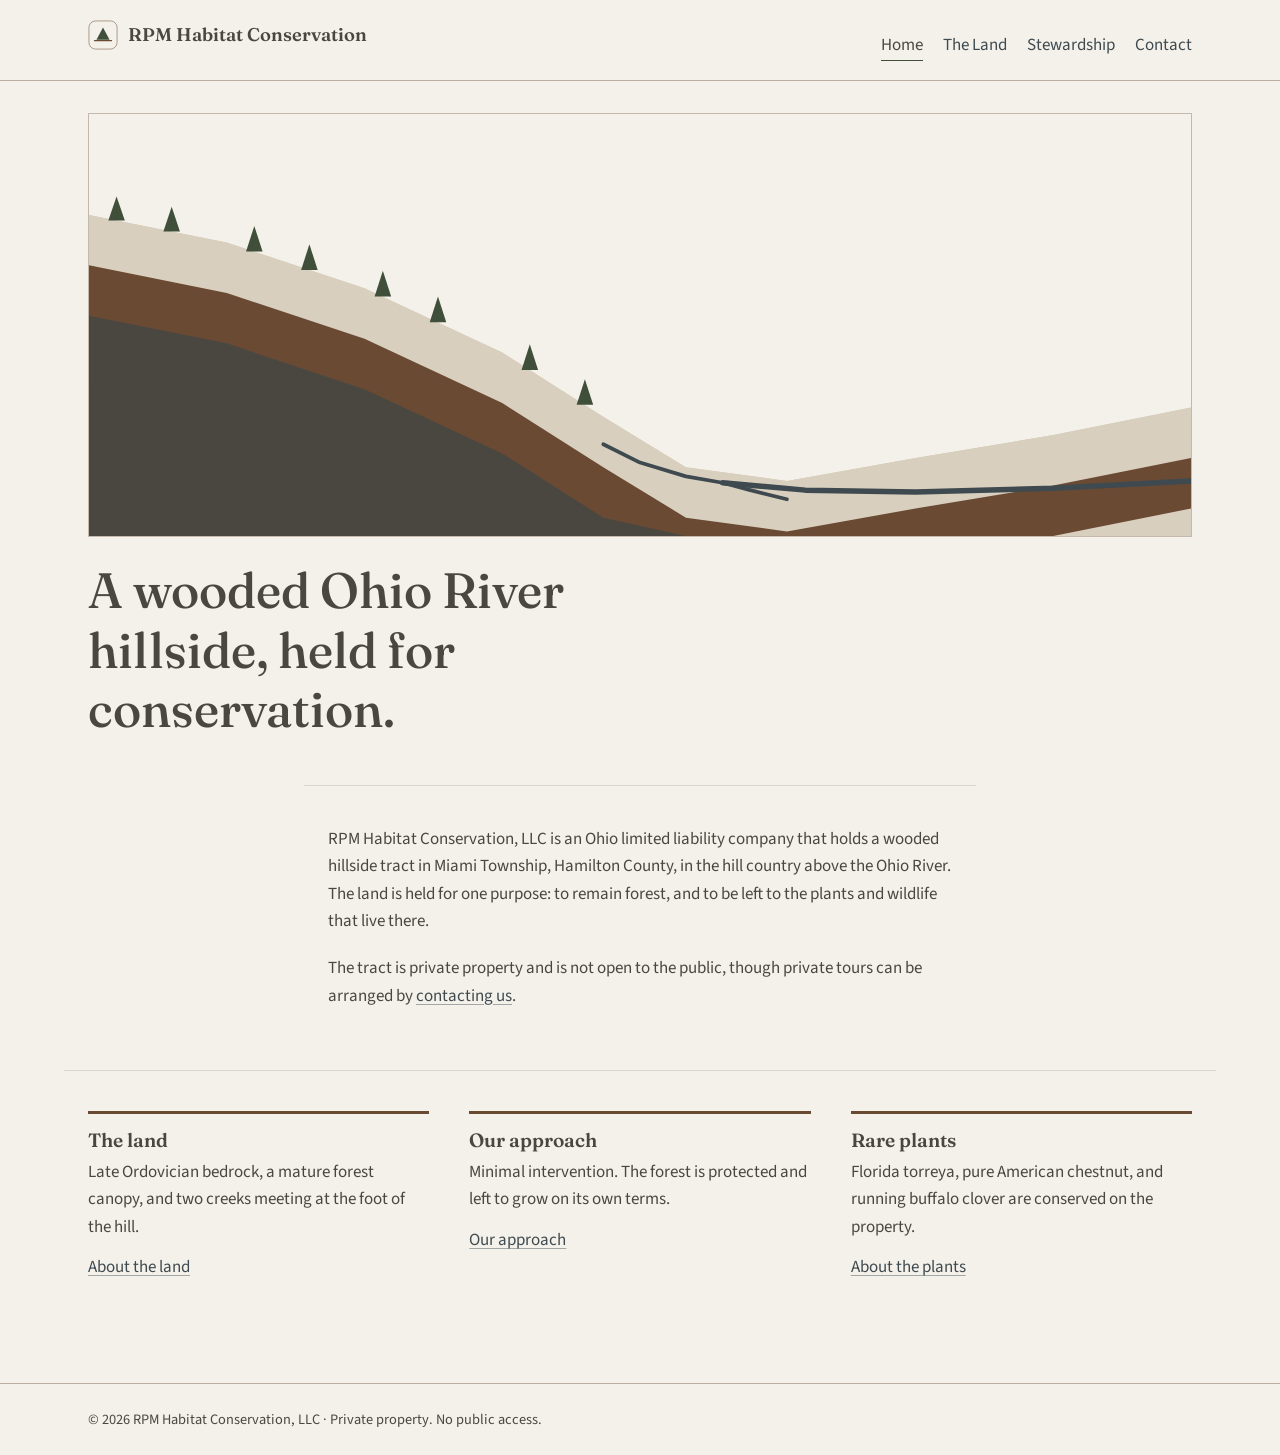
<file: index.html>
<!doctype html>
<html lang="en">
<head>
<meta charset="utf-8">
<meta name="viewport" content="width=device-width, initial-scale=1">
<title>RPM Habitat Conservation</title>
<meta name="description" content="RPM Habitat Conservation, LLC holds a wooded Ohio River hillside in Hamilton County, Ohio, for long-term conservation.">
<link rel="canonical" href="/">
<meta property="og:title" content="RPM Habitat Conservation">
<meta property="og:description" content="RPM Habitat Conservation, LLC holds a wooded Ohio River hillside in Hamilton County, Ohio, for long-term conservation.">
<meta property="og:image" content="/assets/img/og-image.png">
<meta property="og:type" content="website">
<meta name="twitter:card" content="summary_large_image">
<link rel="preconnect" href="https://fonts.googleapis.com">
<link rel="preconnect" href="https://fonts.gstatic.com" crossorigin>
<link href="https://fonts.googleapis.com/css2?family=Fraunces:opsz,wght@9..144,500;9..144,600&family=Source+Sans+3:wght@400;600&display=swap" rel="stylesheet">
<link rel="stylesheet" href="styles.css?v=3">
<link rel="icon" type="image/svg+xml" href="/assets/img/icon.svg">
</head>
<body>
<a class="skip-link" href="#main">Skip to content</a>

<header class="site-header">
  <div class="wrap">
    <a class="site-title" href="/"><img class="site-icon" src="/assets/img/icon.svg" alt="" width="28" height="28">RPM Habitat Conservation</a>
    <nav class="site-nav" aria-label="Primary">
      <ul>
        <li><a href="/" aria-current="page">Home</a></li>
        <li><a href="/land.html">The Land</a></li>
        <li><a href="/stewardship.html">Stewardship</a></li>
        <li><a href="/contact.html">Contact</a></li>
      </ul>
    </nav>
  </div>
</header>

<main id="main">

  <section class="hero wrap">
    <img class="hero-art" src="/assets/img/hillside-hero.svg" alt="" width="1200" height="460">
    <div class="hero-heading">
      <h1>A wooded Ohio River hillside, held for conservation.</h1>
    </div>
  </section>

  <section class="section section-narrow wrap">
    <p>RPM Habitat Conservation, LLC is an Ohio limited liability company that holds a wooded hillside tract in Miami Township, Hamilton County, in the hill country above the Ohio River. The land is held for one purpose: to remain forest, and to be left to the plants and wildlife that live there.</p>
    <p>The tract is private property and is not open to the public, though private tours can be arranged by <a href="/contact.html">contacting us</a>.</p>
  </section>

  <section class="section wrap">
    <div class="activities">
      <div class="activity">
        <h3>The land</h3>
        <p>Late Ordovician bedrock, a mature forest canopy, and two creeks meeting at the foot of the hill.</p>
        <p><a href="/land.html">About the land</a></p>
      </div>
      <div class="activity">
        <h3>Our approach</h3>
        <p>Minimal intervention. The forest is protected and left to grow on its own terms.</p>
        <p><a href="/stewardship.html">Our approach</a></p>
      </div>
      <div class="activity">
        <h3>Rare plants</h3>
        <p>Florida torreya, pure American chestnut, and running buffalo clover are conserved on the property.</p>
        <p><a href="/land.html#plants">About the plants</a></p>
      </div>
    </div>
  </section>

</main>

<footer class="site-footer">
  <div class="wrap">
    <span>&copy; 2026 RPM Habitat Conservation, LLC · Private property. No public access.</span>
  </div>
</footer>

</body>
</html>
</file>
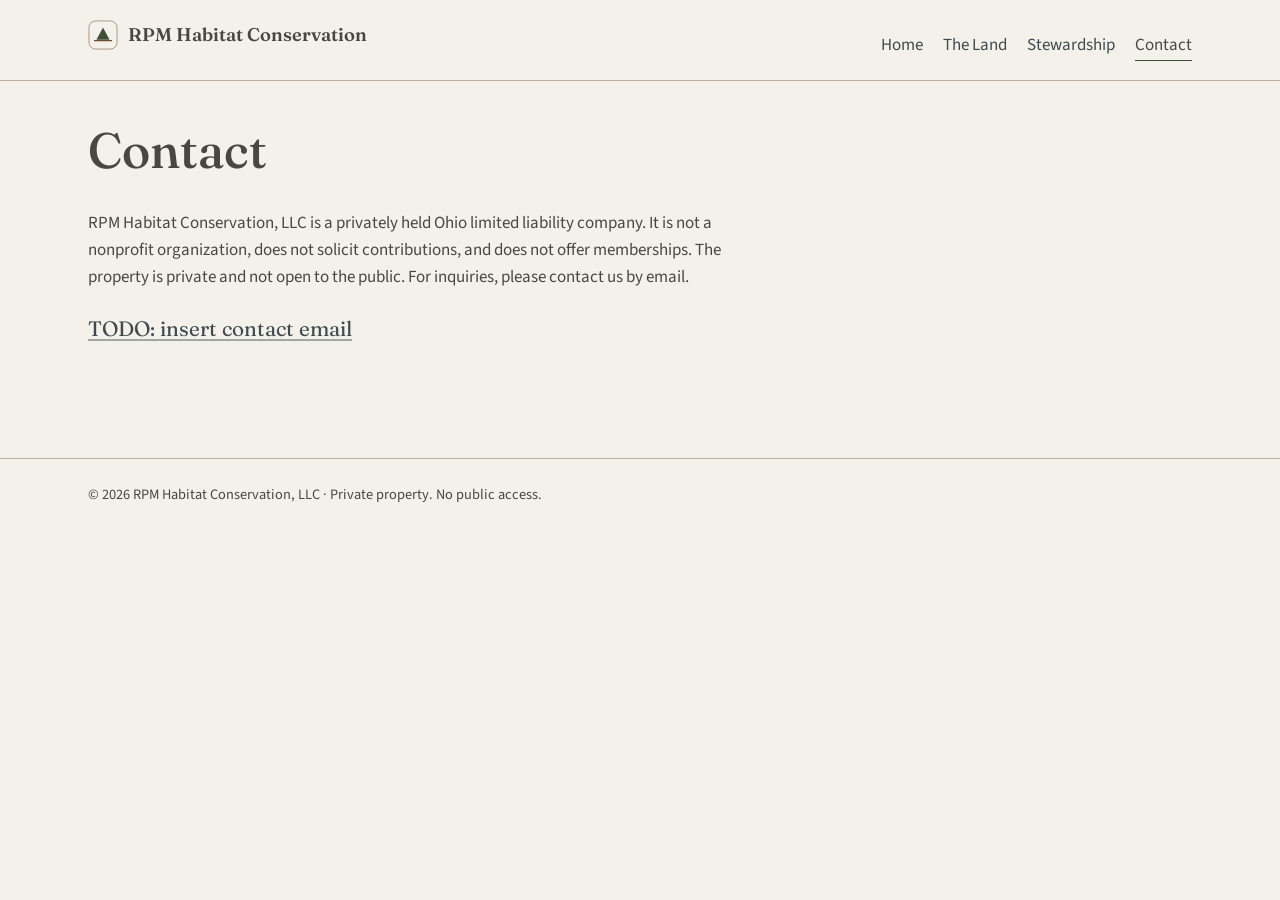
<file: contact.html>
<!doctype html>
<html lang="en">
<head>
<meta charset="utf-8">
<meta name="viewport" content="width=device-width, initial-scale=1">
<title>Contact — RPM Habitat Conservation</title>
<meta name="description" content="Contact RPM Habitat Conservation, LLC.">
<link rel="canonical" href="/contact.html">
<meta property="og:title" content="Contact — RPM Habitat Conservation">
<meta property="og:description" content="Contact RPM Habitat Conservation, LLC.">
<meta property="og:image" content="/assets/img/og-image.png">
<meta property="og:type" content="website">
<meta name="twitter:card" content="summary_large_image">
<link rel="preconnect" href="https://fonts.googleapis.com">
<link rel="preconnect" href="https://fonts.gstatic.com" crossorigin>
<link href="https://fonts.googleapis.com/css2?family=Fraunces:opsz,wght@9..144,500;9..144,600&family=Source+Sans+3:wght@400;600&display=swap" rel="stylesheet">
<link rel="stylesheet" href="styles.css?v=3">
<link rel="icon" type="image/svg+xml" href="/assets/img/icon.svg">
</head>
<body>
<a class="skip-link" href="#main">Skip to content</a>

<header class="site-header">
  <div class="wrap">
    <a class="site-title" href="/"><img class="site-icon" src="/assets/img/icon.svg" alt="" width="28" height="28">RPM Habitat Conservation</a>
    <nav class="site-nav" aria-label="Primary">
      <ul>
        <li><a href="/">Home</a></li>
        <li><a href="/land.html">The Land</a></li>
        <li><a href="/stewardship.html">Stewardship</a></li>
        <li><a href="/contact.html" aria-current="page">Contact</a></li>
      </ul>
    </nav>
  </div>
</header>

<main id="main">
  <section class="section wrap article">
    <h1>Contact</h1>
    <p>RPM Habitat Conservation, LLC is a privately held Ohio limited liability company. It is not a nonprofit organization, does not solicit contributions, and does not offer memberships. The property is private and not open to the public. For inquiries, please contact us by email.</p>
    <!-- TODO: replace with the real contact email before this site goes live -->
    <p class="contact-email"><a href="mailto:TODO-INSERT-EMAIL@example.com">TODO: insert contact email</a></p>
  </section>
</main>

<footer class="site-footer">
  <div class="wrap">
    <span>&copy; 2026 RPM Habitat Conservation, LLC · Private property. No public access.</span>
  </div>
</footer>

</body>
</html>
</file>
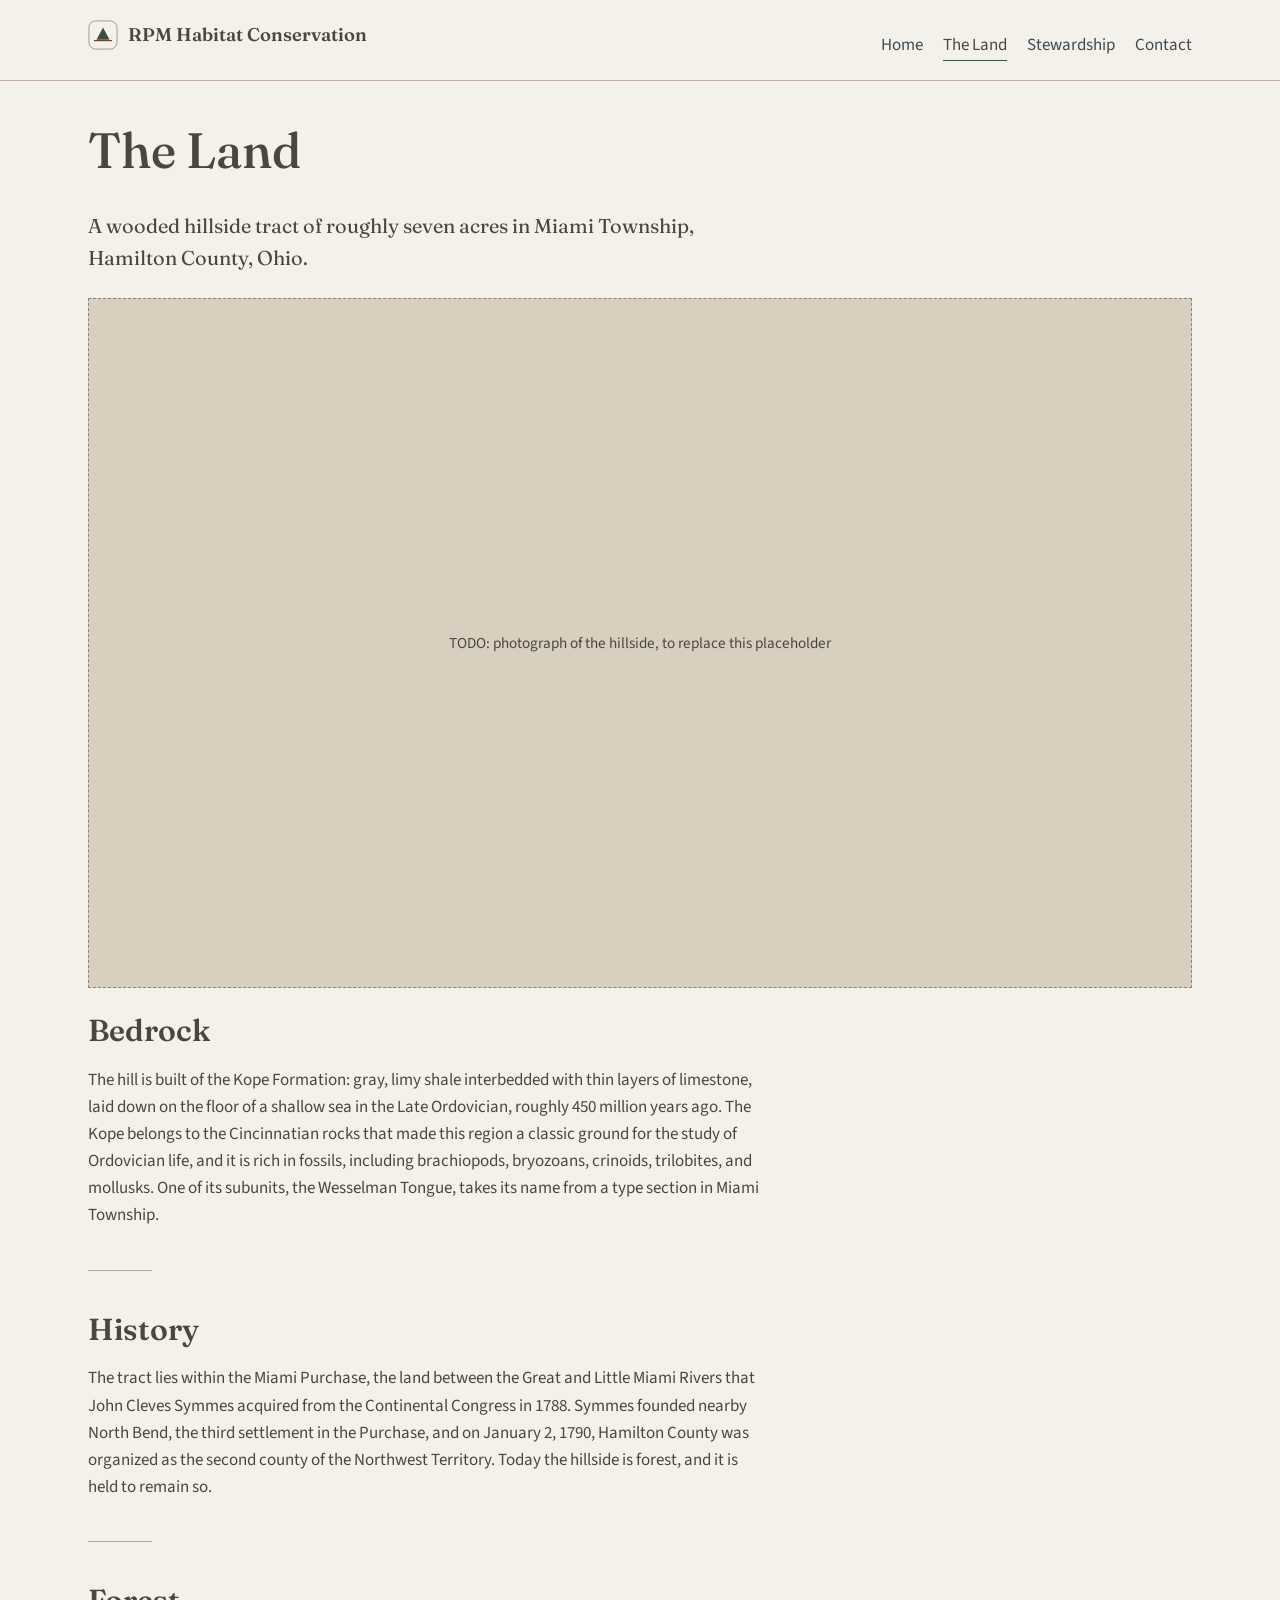
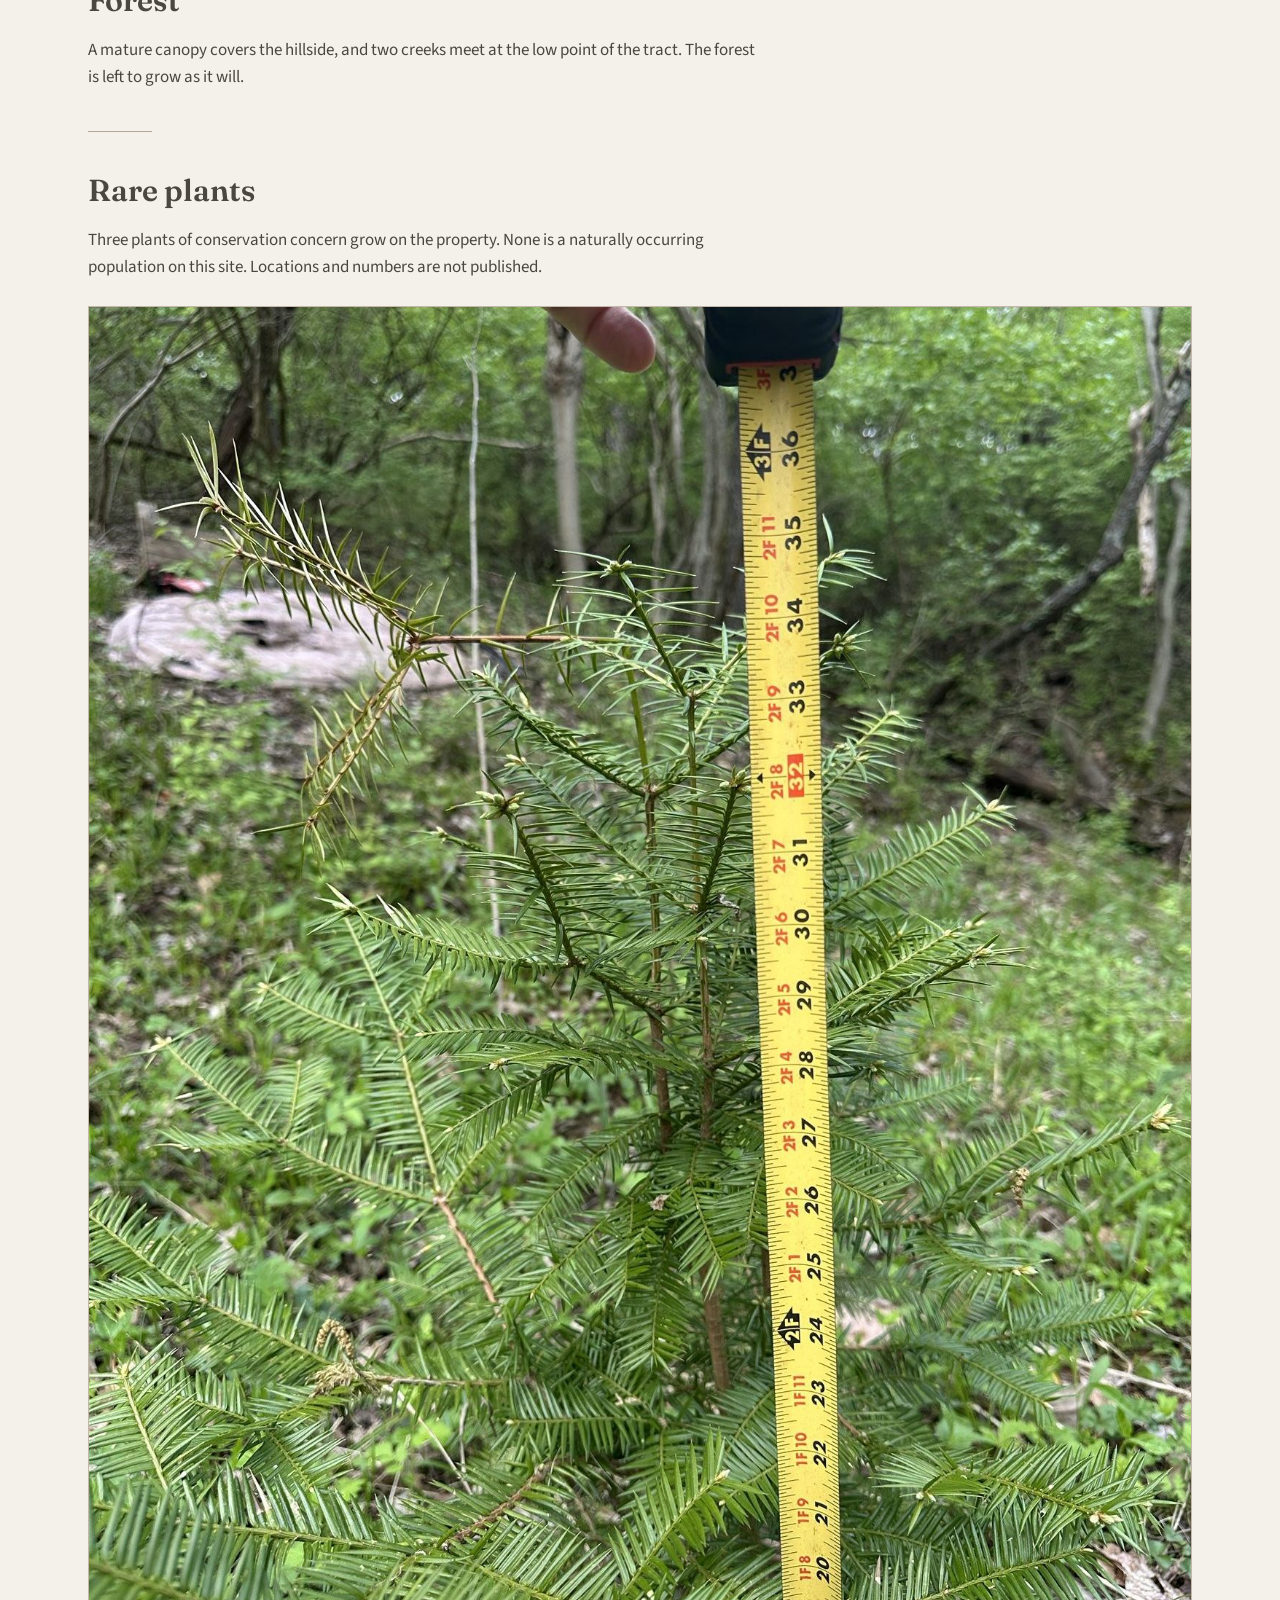
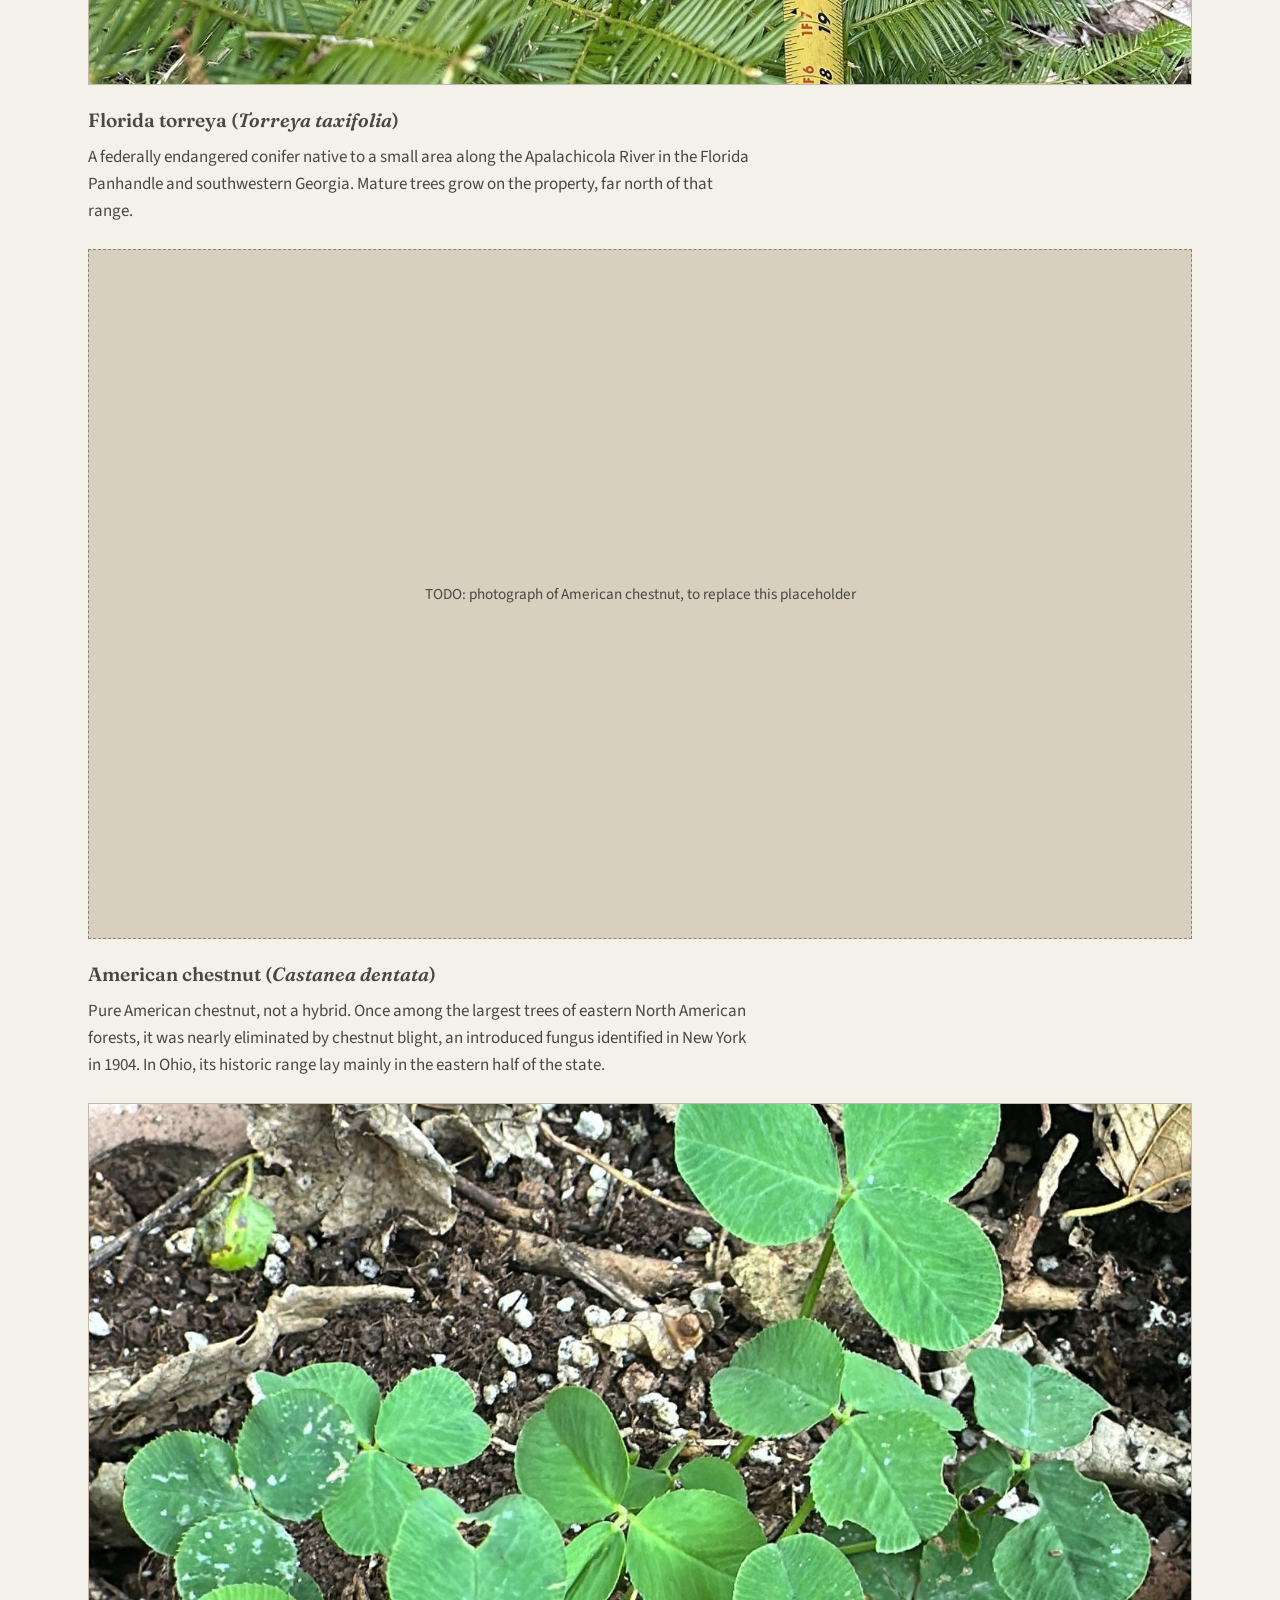
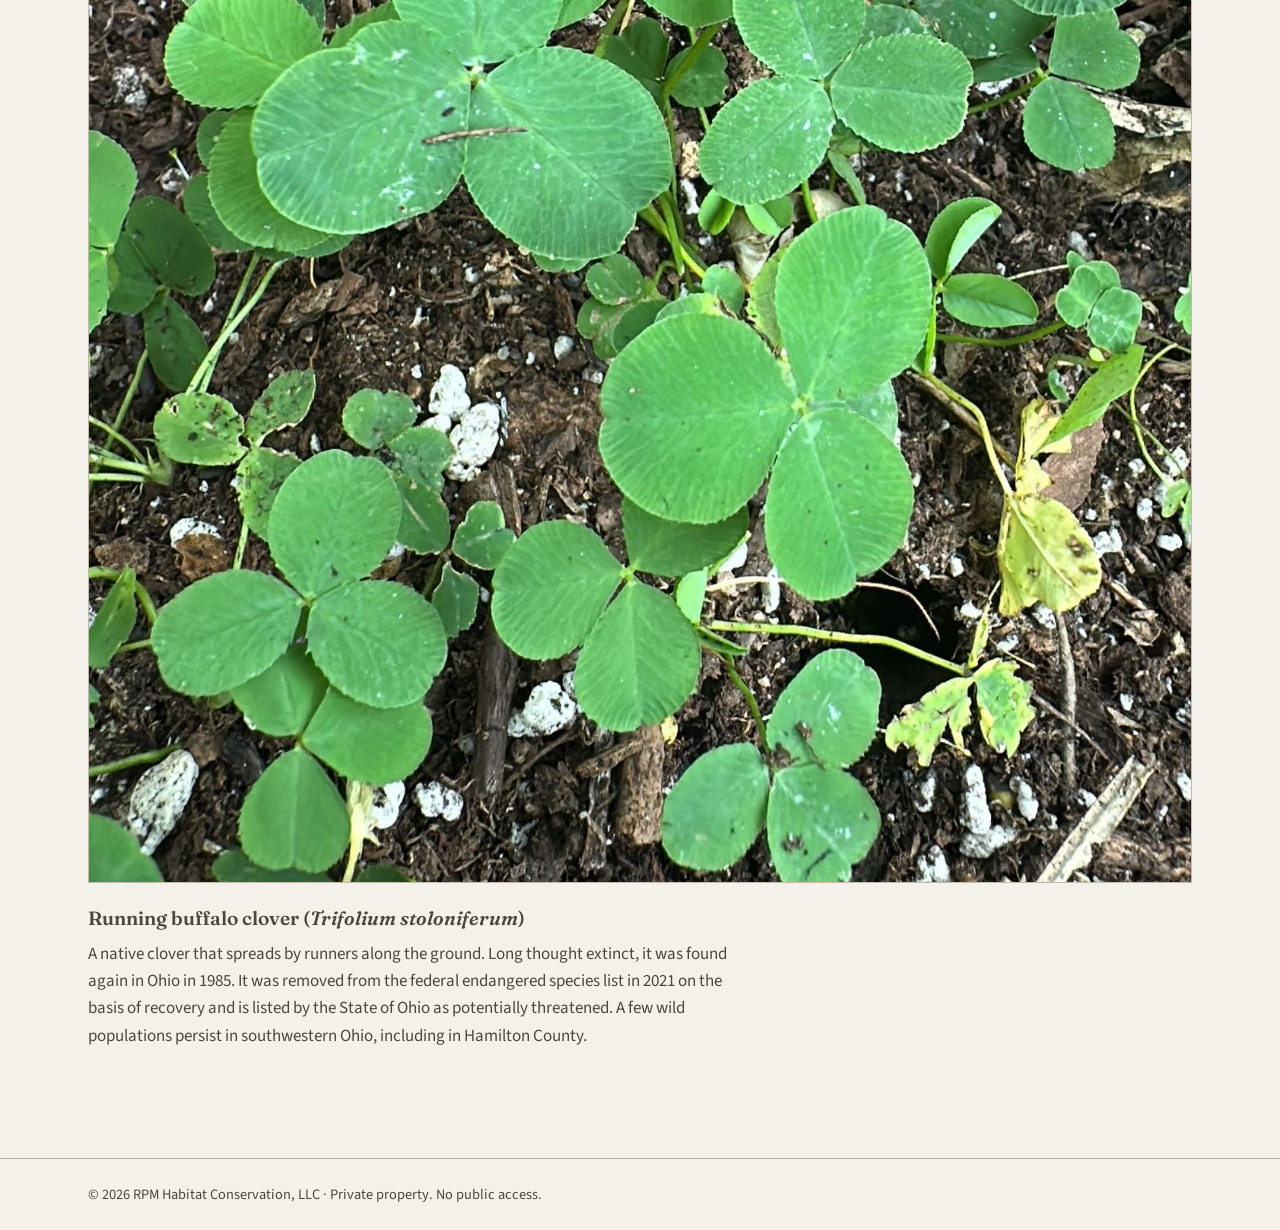
<file: land.html>
<!doctype html>
<html lang="en">
<head>
<meta charset="utf-8">
<meta name="viewport" content="width=device-width, initial-scale=1">
<title>The Land — RPM Habitat Conservation</title>
<meta name="description" content="The land: a wooded hillside tract of roughly seven acres in Miami Township, Hamilton County, Ohio.">
<link rel="canonical" href="/land.html">
<meta property="og:title" content="The Land — RPM Habitat Conservation">
<meta property="og:description" content="The land: a wooded hillside tract of roughly seven acres in Miami Township, Hamilton County, Ohio.">
<meta property="og:image" content="/assets/img/og-image.png">
<meta property="og:type" content="website">
<meta name="twitter:card" content="summary_large_image">
<link rel="preconnect" href="https://fonts.googleapis.com">
<link rel="preconnect" href="https://fonts.gstatic.com" crossorigin>
<link href="https://fonts.googleapis.com/css2?family=Fraunces:opsz,wght@9..144,500;9..144,600&family=Source+Sans+3:wght@400;600&display=swap" rel="stylesheet">
<link rel="stylesheet" href="styles.css?v=3">
<link rel="icon" type="image/svg+xml" href="/assets/img/icon.svg">
</head>
<body>
<a class="skip-link" href="#main">Skip to content</a>

<header class="site-header">
  <div class="wrap">
    <a class="site-title" href="/"><img class="site-icon" src="/assets/img/icon.svg" alt="" width="28" height="28">RPM Habitat Conservation</a>
    <nav class="site-nav" aria-label="Primary">
      <ul>
        <li><a href="/">Home</a></li>
        <li><a href="/land.html" aria-current="page">The Land</a></li>
        <li><a href="/stewardship.html">Stewardship</a></li>
        <li><a href="/contact.html">Contact</a></li>
      </ul>
    </nav>
  </div>
</header>

<main id="main">
  <section class="section wrap article">
    <h1>The Land</h1>
    <p class="lede">A wooded hillside tract of roughly seven acres <!-- TODO: confirm exact acreage / parcel structure before publishing --> in Miami Township, Hamilton County, Ohio.</p>

    <div class="photo-placeholder" role="img" aria-label="Placeholder for a photograph of the tract">
      TODO: photograph of the hillside, to replace this placeholder
    </div>

    <h2>Bedrock</h2>
    <p>The hill is built of the Kope Formation: gray, limy shale interbedded with thin layers of limestone, laid down on the floor of a shallow sea in the Late Ordovician, roughly 450 million years ago. The Kope belongs to the Cincinnatian rocks that made this region a classic ground for the study of Ordovician life, and it is rich in fossils, including brachiopods, bryozoans, crinoids, trilobites, and mollusks. One of its subunits, the Wesselman Tongue, takes its name from a type section in Miami Township.</p>

    <hr>

    <h2>History</h2>
    <p>The tract lies within the Miami Purchase, the land between the Great and Little Miami Rivers that John Cleves Symmes acquired from the Continental Congress in 1788. Symmes founded nearby North Bend, the third settlement in the Purchase, and on January 2, 1790, Hamilton County was organized as the second county of the Northwest Territory. Today the hillside is forest, and it is held to remain so.</p>

    <hr>

    <h2>Forest</h2>
    <p>A mature canopy covers the hillside, and two creeks meet at the low point of the tract. The forest is left to grow as it will.</p>

    <hr>

    <h2 id="plants">Rare plants</h2>
    <p>Three plants of conservation concern grow on the property. None is a naturally occurring population on this site. Locations and numbers are not published.</p>

    <img class="plant-photo" src="/assets/img/florida-torreya.jpg?v=2" alt="A young conifer sapling next to a tape measure showing about three feet of height" width="1512" height="1890" loading="lazy">

    <h3>Florida torreya (<em>Torreya taxifolia</em>)</h3>
    <p>A federally endangered conifer native to a small area along the Apalachicola River in the Florida Panhandle and southwestern Georgia. Mature trees grow on the property, far north of that range.</p>

    <div class="photo-placeholder" role="img" aria-label="Placeholder for a photograph of American chestnut">
      TODO: photograph of American chestnut, to replace this placeholder
    </div>

    <h3>American chestnut (<em>Castanea dentata</em>)</h3>
    <p>Pure American chestnut, not a hybrid. Once among the largest trees of eastern North American forests, it was nearly eliminated by chestnut blight, an introduced fungus identified in New York in 1904. In Ohio, its historic range lay mainly in the eastern half of the state.</p>

    <img class="plant-photo" src="/assets/img/running-buffalo-clover.jpg?v=2" alt="Clover growing in leaf litter at the edge of a planting bed" width="1449" height="1811" loading="lazy">

    <h3>Running buffalo clover (<em>Trifolium stoloniferum</em>)</h3>
    <p>A native clover that spreads by runners along the ground. Long thought extinct, it was found again in Ohio in 1985. It was removed from the federal endangered species list in 2021 on the basis of recovery and is listed by the State of Ohio as potentially threatened. A few wild populations persist in southwestern Ohio, including in Hamilton County.</p>
  </section>
</main>

<footer class="site-footer">
  <div class="wrap">
    <span>&copy; 2026 RPM Habitat Conservation, LLC · Private property. No public access.</span>
  </div>
</footer>

</body>
</html>
</file>
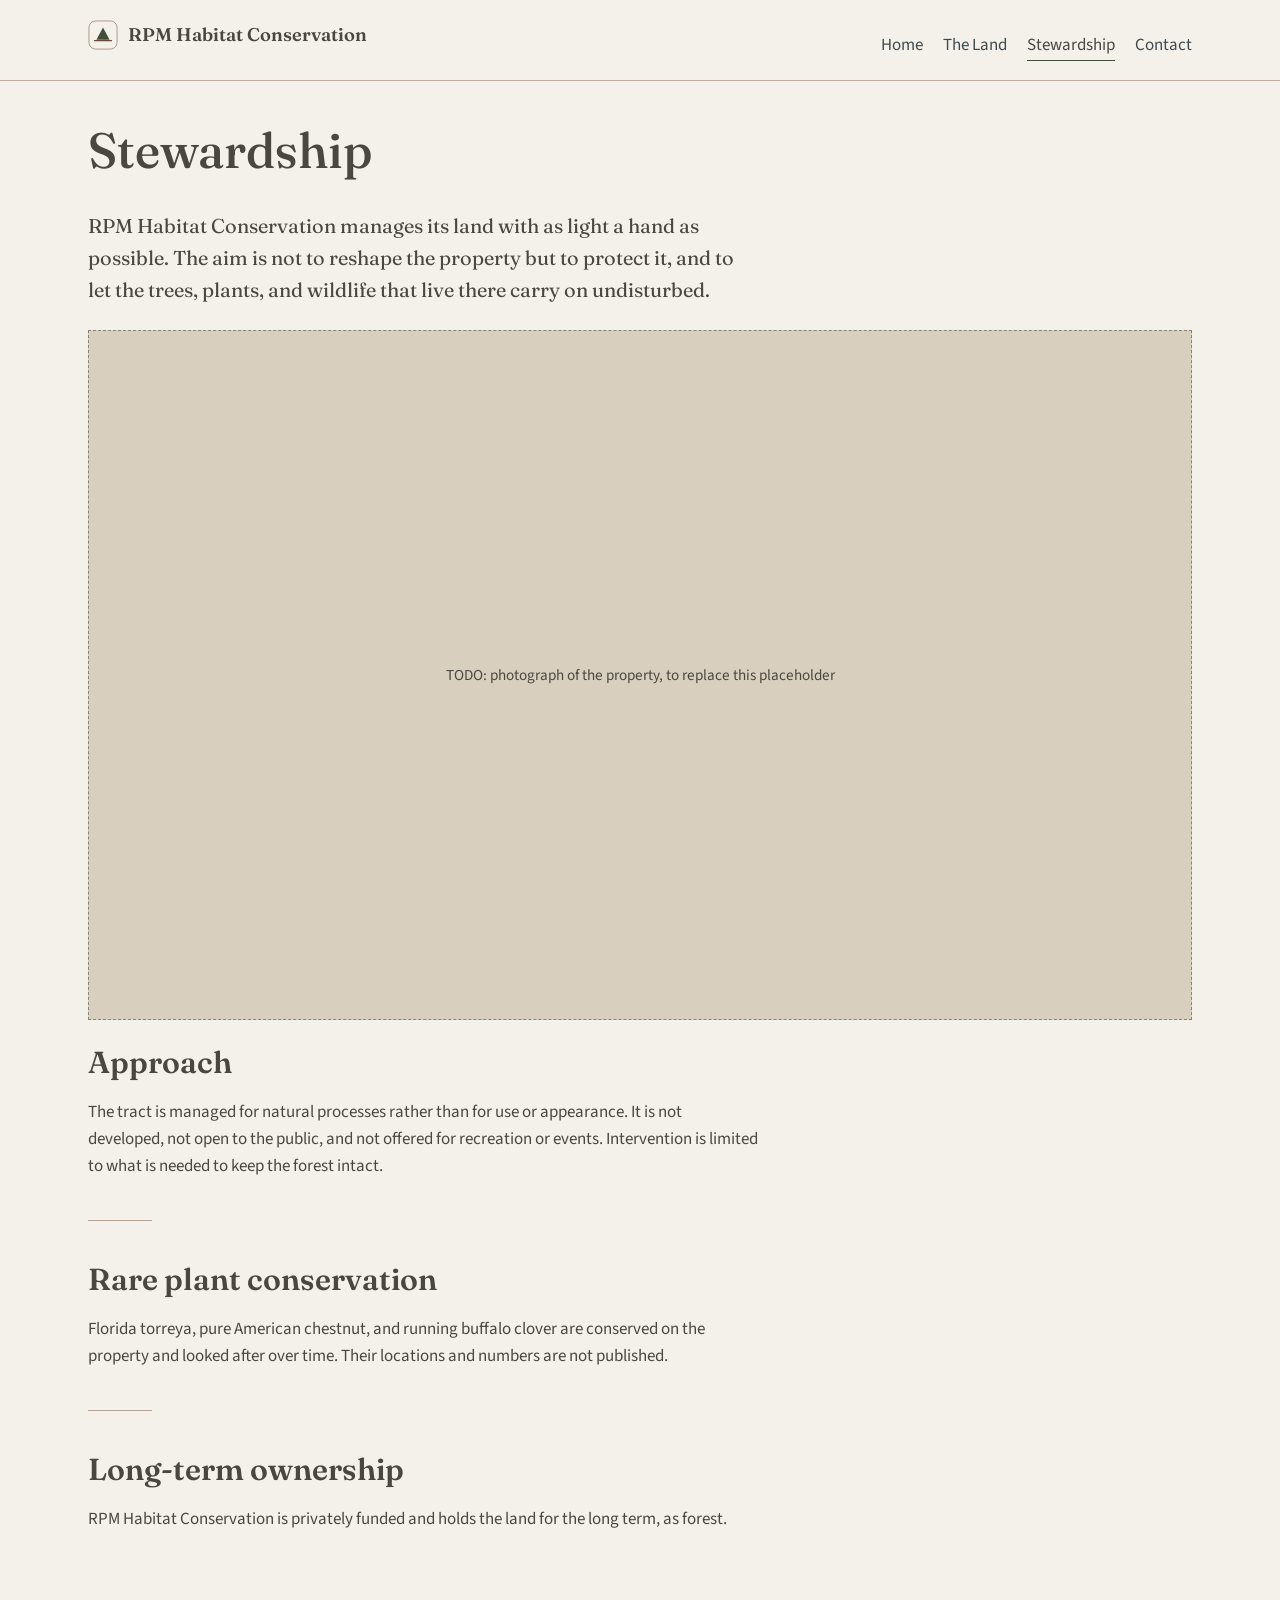
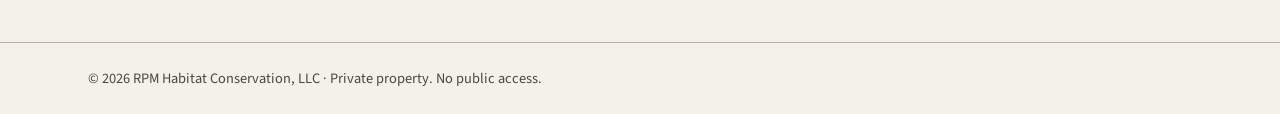
<file: stewardship.html>
<!doctype html>
<html lang="en">
<head>
<meta charset="utf-8">
<meta name="viewport" content="width=device-width, initial-scale=1">
<title>Stewardship — RPM Habitat Conservation</title>
<meta name="description" content="How RPM Habitat Conservation, LLC manages its land: minimal intervention and long-term protection.">
<link rel="canonical" href="/stewardship.html">
<meta property="og:title" content="Stewardship — RPM Habitat Conservation">
<meta property="og:description" content="How RPM Habitat Conservation, LLC manages its land: minimal intervention and long-term protection.">
<meta property="og:image" content="/assets/img/og-image.png">
<meta property="og:type" content="website">
<meta name="twitter:card" content="summary_large_image">
<link rel="preconnect" href="https://fonts.googleapis.com">
<link rel="preconnect" href="https://fonts.gstatic.com" crossorigin>
<link href="https://fonts.googleapis.com/css2?family=Fraunces:opsz,wght@9..144,500;9..144,600&family=Source+Sans+3:wght@400;600&display=swap" rel="stylesheet">
<link rel="stylesheet" href="styles.css?v=3">
<link rel="icon" type="image/svg+xml" href="/assets/img/icon.svg">
</head>
<body>
<a class="skip-link" href="#main">Skip to content</a>

<header class="site-header">
  <div class="wrap">
    <a class="site-title" href="/"><img class="site-icon" src="/assets/img/icon.svg" alt="" width="28" height="28">RPM Habitat Conservation</a>
    <nav class="site-nav" aria-label="Primary">
      <ul>
        <li><a href="/">Home</a></li>
        <li><a href="/land.html">The Land</a></li>
        <li><a href="/stewardship.html" aria-current="page">Stewardship</a></li>
        <li><a href="/contact.html">Contact</a></li>
      </ul>
    </nav>
  </div>
</header>

<main id="main">
  <section class="section wrap article">
    <h1>Stewardship</h1>
    <p class="lede">RPM Habitat Conservation manages its land with as light a hand as possible. The aim is not to reshape the property but to protect it, and to let the trees, plants, and wildlife that live there carry on undisturbed.</p>

    <div class="photo-placeholder" role="img" aria-label="Placeholder for a photograph of the property">
      TODO: photograph of the property, to replace this placeholder
    </div>

    <h2>Approach</h2>
    <p>The tract is managed for natural processes rather than for use or appearance. It is not developed, not open to the public, and not offered for recreation or events. Intervention is limited to what is needed to keep the forest intact.</p>

    <hr>

    <h2>Rare plant conservation</h2>
    <p>Florida torreya, pure American chestnut, and running buffalo clover are conserved on the property and looked after over time. Their locations and numbers are not published.</p>

    <hr>

    <h2>Long-term ownership</h2>
    <p>RPM Habitat Conservation is privately funded and holds the land for the long term, as forest.</p>
  </section>
</main>

<footer class="site-footer">
  <div class="wrap">
    <span>&copy; 2026 RPM Habitat Conservation, LLC · Private property. No public access.</span>
  </div>
</footer>

</body>
</html>
</file>
<file: styles.css>
/* RPM Habitat Conservation — shared stylesheet
   Palette: wet shale grey, limestone buff, winter oak brown, creek-water slate,
   one restrained living green (torreya). */

:root {
  --shale: #4A4740;
  --buff: #D8CFBE;
  --oak: #6B4A34;
  --slate: #3E4A4F;
  --torreya: #3F4F3A;
  --paper: #F4F1EA;

  --serif: "Fraunces", Georgia, "Times New Roman", serif;
  --sans: "Source Sans 3", -apple-system, BlinkMacSystemFont, "Segoe UI", sans-serif;

  --measure: 42rem;
  --wide: 72rem;
}

*, *::before, *::after {
  box-sizing: border-box;
}

html {
  scroll-behavior: smooth;
}

body {
  margin: 0;
  background: var(--paper);
  color: var(--shale);
  font-family: var(--sans);
  font-size: 1.0625rem;
  line-height: 1.6;
}

h1, h2, h3 {
  font-family: var(--serif);
  font-weight: 600;
  line-height: 1.2;
  color: var(--shale);
  margin: 0 0 0.6em;
}

h1 { font-size: clamp(2rem, 1.5rem + 2vw, 3.1rem); font-weight: 500; }
h2 { font-size: clamp(1.4rem, 1.2rem + 1vw, 1.9rem); }
h3 { font-size: 1.2rem; }

p {
  margin: 0 0 1.2em;
  max-width: var(--measure);
}

a {
  color: var(--slate);
  text-decoration: underline;
  text-decoration-color: color-mix(in srgb, var(--slate) 45%, transparent);
  text-underline-offset: 0.15em;
}

a:hover {
  color: var(--oak);
}

a:focus-visible,
button:focus-visible,
[tabindex]:focus-visible {
  outline: 3px solid var(--torreya);
  outline-offset: 3px;
}

img {
  max-width: 100%;
  display: block;
}

.wrap {
  width: 100%;
  max-width: var(--wide);
  margin-inline: auto;
  padding-inline: 1.5rem;
}

/* Skip link */
.skip-link {
  position: absolute;
  left: -999px;
  top: auto;
  background: var(--paper);
  color: var(--shale);
  padding: 0.75em 1em;
  border: 1px solid var(--shale);
  z-index: 100;
}

.skip-link:focus {
  left: 1rem;
  top: 1rem;
}

/* Header / nav */
.site-header {
  border-bottom: 1px solid color-mix(in srgb, var(--oak) 40%, transparent);
}

.site-header .wrap {
  display: flex;
  flex-wrap: wrap;
  align-items: baseline;
  justify-content: space-between;
  gap: 0.5rem 1.5rem;
  padding-block: 1.25rem;
}

.site-title {
  display: inline-flex;
  align-items: center;
  gap: 0.6rem;
  font-family: var(--serif);
  font-size: 1.15rem;
  font-weight: 600;
  color: var(--shale);
  text-decoration: none;
}

.site-icon {
  width: 1.9rem;
  height: 1.9rem;
  flex-shrink: 0;
}

.site-title:hover {
  color: var(--shale);
}

.site-nav ul {
  display: flex;
  flex-wrap: wrap;
  gap: 1.25rem;
  list-style: none;
  margin: 0;
  padding: 0;
}

.site-nav a {
  text-decoration: none;
  color: var(--slate);
  border-bottom: 1px solid transparent;
  padding-bottom: 0.15em;
}

.site-nav a:hover {
  border-bottom-color: var(--oak);
}

.site-nav a[aria-current="page"] {
  color: var(--shale);
  border-bottom-color: var(--torreya);
}

/* Hero */
.hero {
  padding-block: 2rem 1rem;
}

.hero-art {
  width: 100%;
  height: auto;
  border: 1px solid color-mix(in srgb, var(--oak) 35%, transparent);
}

.hero-heading {
  max-width: 38rem;
  margin-top: 1.5rem;
}

/* Sections */
.section {
  padding-block: 2.5rem;
  border-top: 1px solid color-mix(in srgb, var(--shale) 15%, transparent);
}

.section:first-of-type {
  border-top: none;
}

.section-narrow {
  max-width: var(--measure);
}

/* Three-block summary (plain blocks, no cards) */
.activities {
  display: grid;
  grid-template-columns: 1fr;
  gap: 2rem;
}

@media (min-width: 46rem) {
  .activities {
    grid-template-columns: repeat(3, 1fr);
    gap: 2.5rem;
  }
}

.activity {
  border-top: 3px solid var(--oak);
  padding-top: 0.9rem;
}

.activity h3 {
  margin-bottom: 0.4em;
}

.activity p {
  margin-bottom: 0.8em;
}

/* Long-form article pages */
.article p,
.article li {
  max-width: var(--measure);
}

.article .lede {
  font-family: var(--serif);
  font-size: 1.25rem;
  color: var(--shale);
}

.article hr {
  border: none;
  border-top: 1px solid color-mix(in srgb, var(--oak) 45%, transparent);
  width: 4rem;
  margin: 2.5rem 0;
}

/* Photo placeholder (clearly labeled, until real photographs are supplied) */
.photo-placeholder {
  aspect-ratio: 16 / 10;
  width: 100%;
  max-width: var(--wide);
  border: 1px dashed color-mix(in srgb, var(--shale) 55%, transparent);
  background: var(--buff);
  display: flex;
  align-items: center;
  justify-content: center;
  text-align: center;
  color: var(--shale);
  font-size: 0.95rem;
  padding: 1rem;
  margin-block: 1.5rem;
}

.plant-photo {
  width: 100%;
  height: auto;
  display: block;
  margin-block: 1.5rem;
  border: 1px solid color-mix(in srgb, var(--oak) 35%, transparent);
}

/* Further reading / allies */
.further-reading ul {
  padding-left: 1.1rem;
}

.further-reading li {
  margin-bottom: 0.5em;
}

/* Contact */
.contact-email {
  font-family: var(--serif);
  font-size: 1.3rem;
}

/* Footer */
.site-footer {
  border-top: 1px solid color-mix(in srgb, var(--oak) 40%, transparent);
  margin-top: 3rem;
}

.site-footer .wrap {
  padding-block: 1.5rem;
  font-size: 0.9rem;
  color: var(--shale);
  display: flex;
  flex-wrap: wrap;
  gap: 0.5rem 1.5rem;
  justify-content: space-between;
}

.site-footer a {
  color: var(--slate);
}

@media (prefers-reduced-motion: reduce) {
  html {
    scroll-behavior: auto;
  }
  * {
    transition: none !important;
    animation: none !important;
  }
}
</file>
